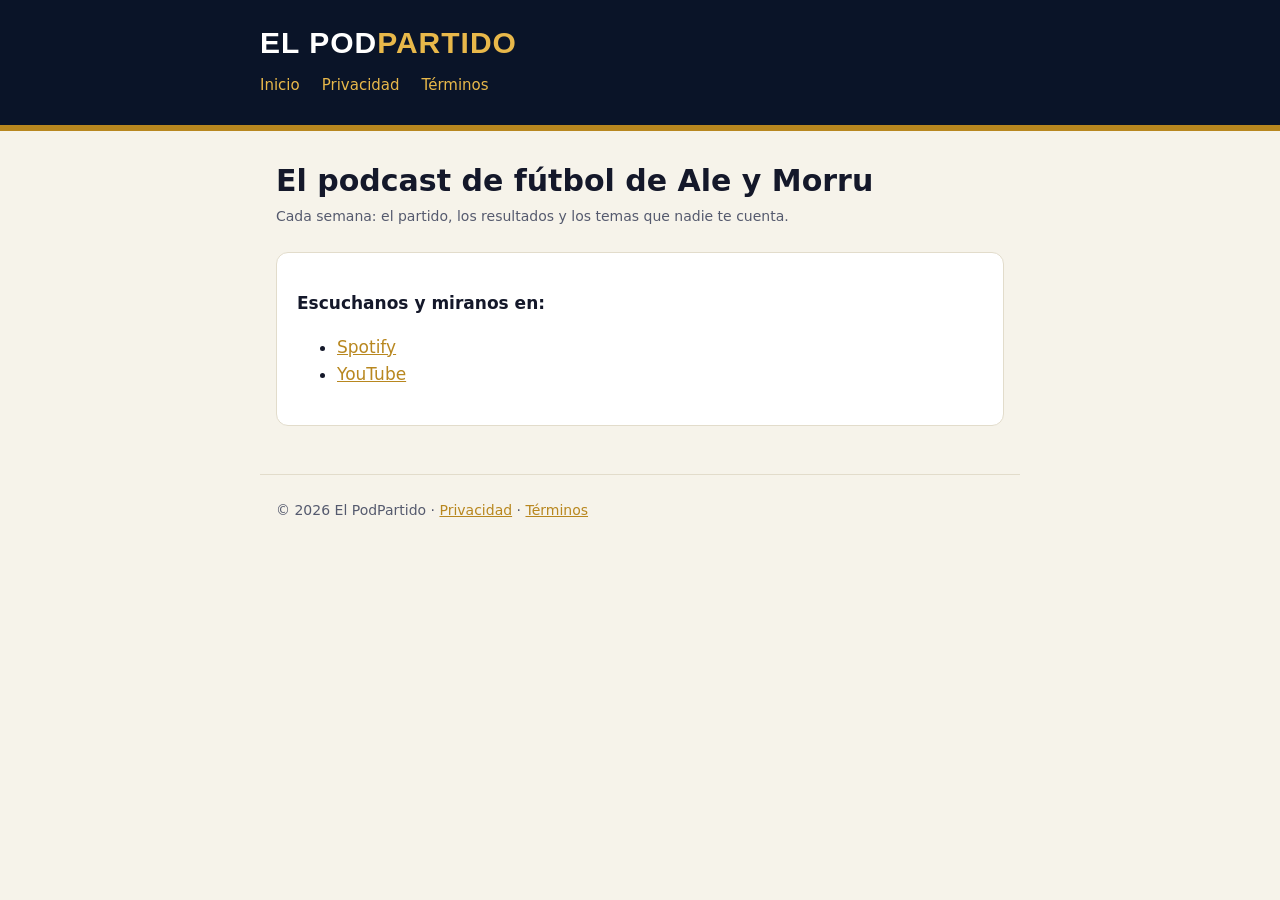
<file: index.html>
<!doctype html>
<html lang="es">
<head>
<meta charset="utf-8">
<meta name="viewport" content="width=device-width, initial-scale=1">
<title>El PodPartido</title>
<meta name="description" content="El PodPartido: el podcast de fútbol de Ale y Morru.">
<link rel="stylesheet" href="estilo.css">
</head>
<body>
<header><div class="in">
  <a class="marca" href="./">EL POD<span>PARTIDO</span></a>
  <nav><a href="./">Inicio</a><a href="privacidad.html">Privacidad</a><a href="terminos.html">Términos</a></nav>
</div></header>
<main>
  <h1>El podcast de fútbol de Ale y Morru</h1>
  <p class="fecha">Cada semana: el partido, los resultados y los temas que nadie te cuenta.</p>
  <div class="card">
    <p><strong>Escuchanos y miranos en:</strong></p>
    <ul>
      <li><a href="https://open.spotify.com/episode/7raPzOlLRyyP87Nhrb4Acp">Spotify</a></li>
      <li><a href="https://www.youtube.com/channel/UCVBtnqCjX1WrvJASNAbBHIA">YouTube</a></li>
    </ul>
  </div>
</main>
<footer>© 2026 El PodPartido · <a href="privacidad.html">Privacidad</a> · <a href="terminos.html">Términos</a></footer>
</body>
</html>
</file>
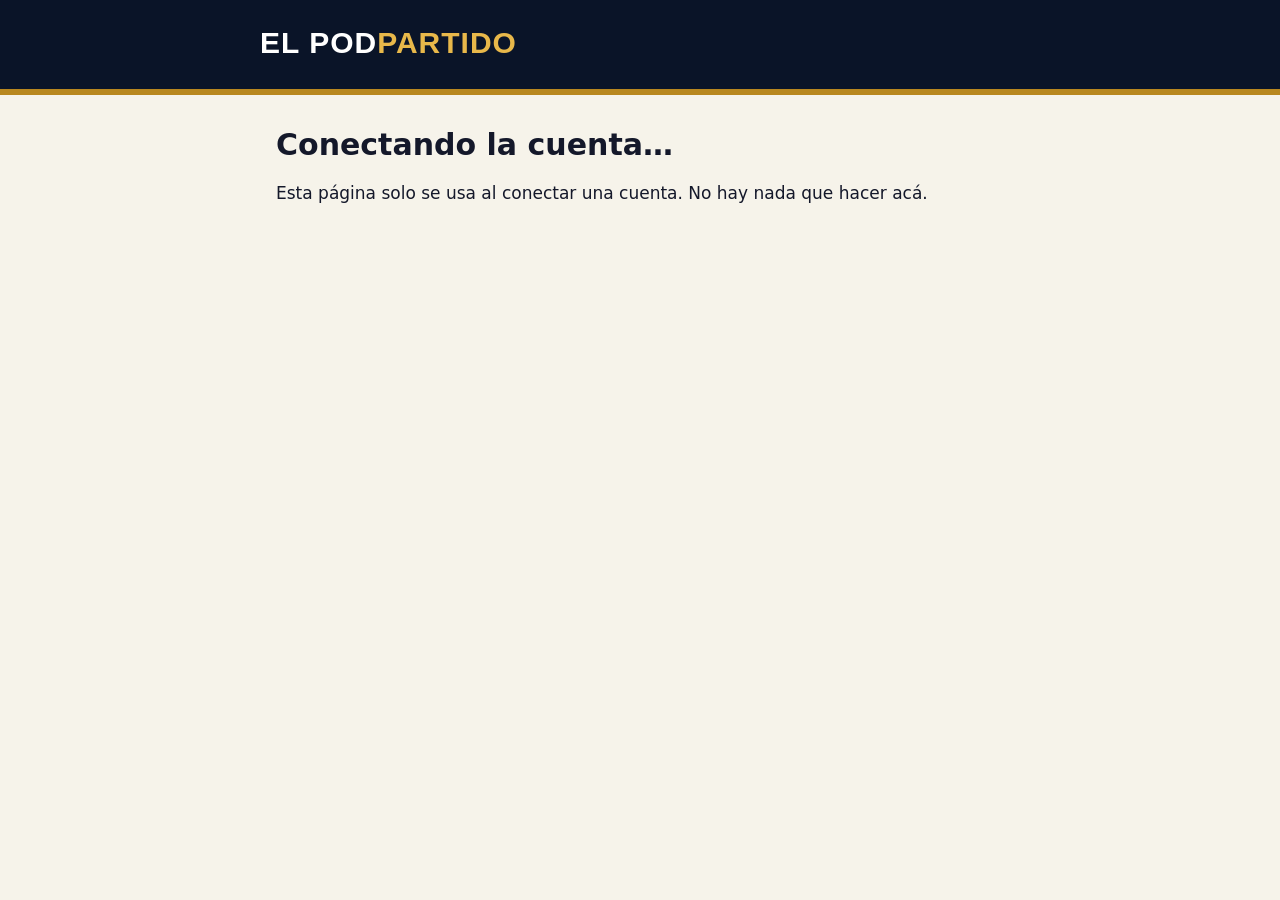
<file: callback.html>
<!doctype html>
<html lang="es">
<head>
<meta charset="utf-8">
<meta name="viewport" content="width=device-width, initial-scale=1">
<title>Conectando · El PodPartido</title>
<meta name="robots" content="noindex">
<link rel="stylesheet" href="estilo.css">
</head>
<body>
<header><div class="in"><span class="marca">EL POD<span>PARTIDO</span></span></div></header>
<main>
  <h1>Conectando la cuenta…</h1>
  <p id="msg">Te estamos devolviendo al programa de El PodPartido en esta computadora.</p>
</main>
<script>
  // Retorno del login: pasa los datos al programa local, que escucha en esta misma computadora.
  var q = window.location.search;
  if (q.indexOf('code=') !== -1 || q.indexOf('error=') !== -1) {
    window.location.replace('http://127.0.0.1:8720/callback' + q);
  } else {
    document.getElementById('msg').textContent = 'Esta página solo se usa al conectar una cuenta. No hay nada que hacer acá.';
  }
</script>
</body>
</html>
</file>
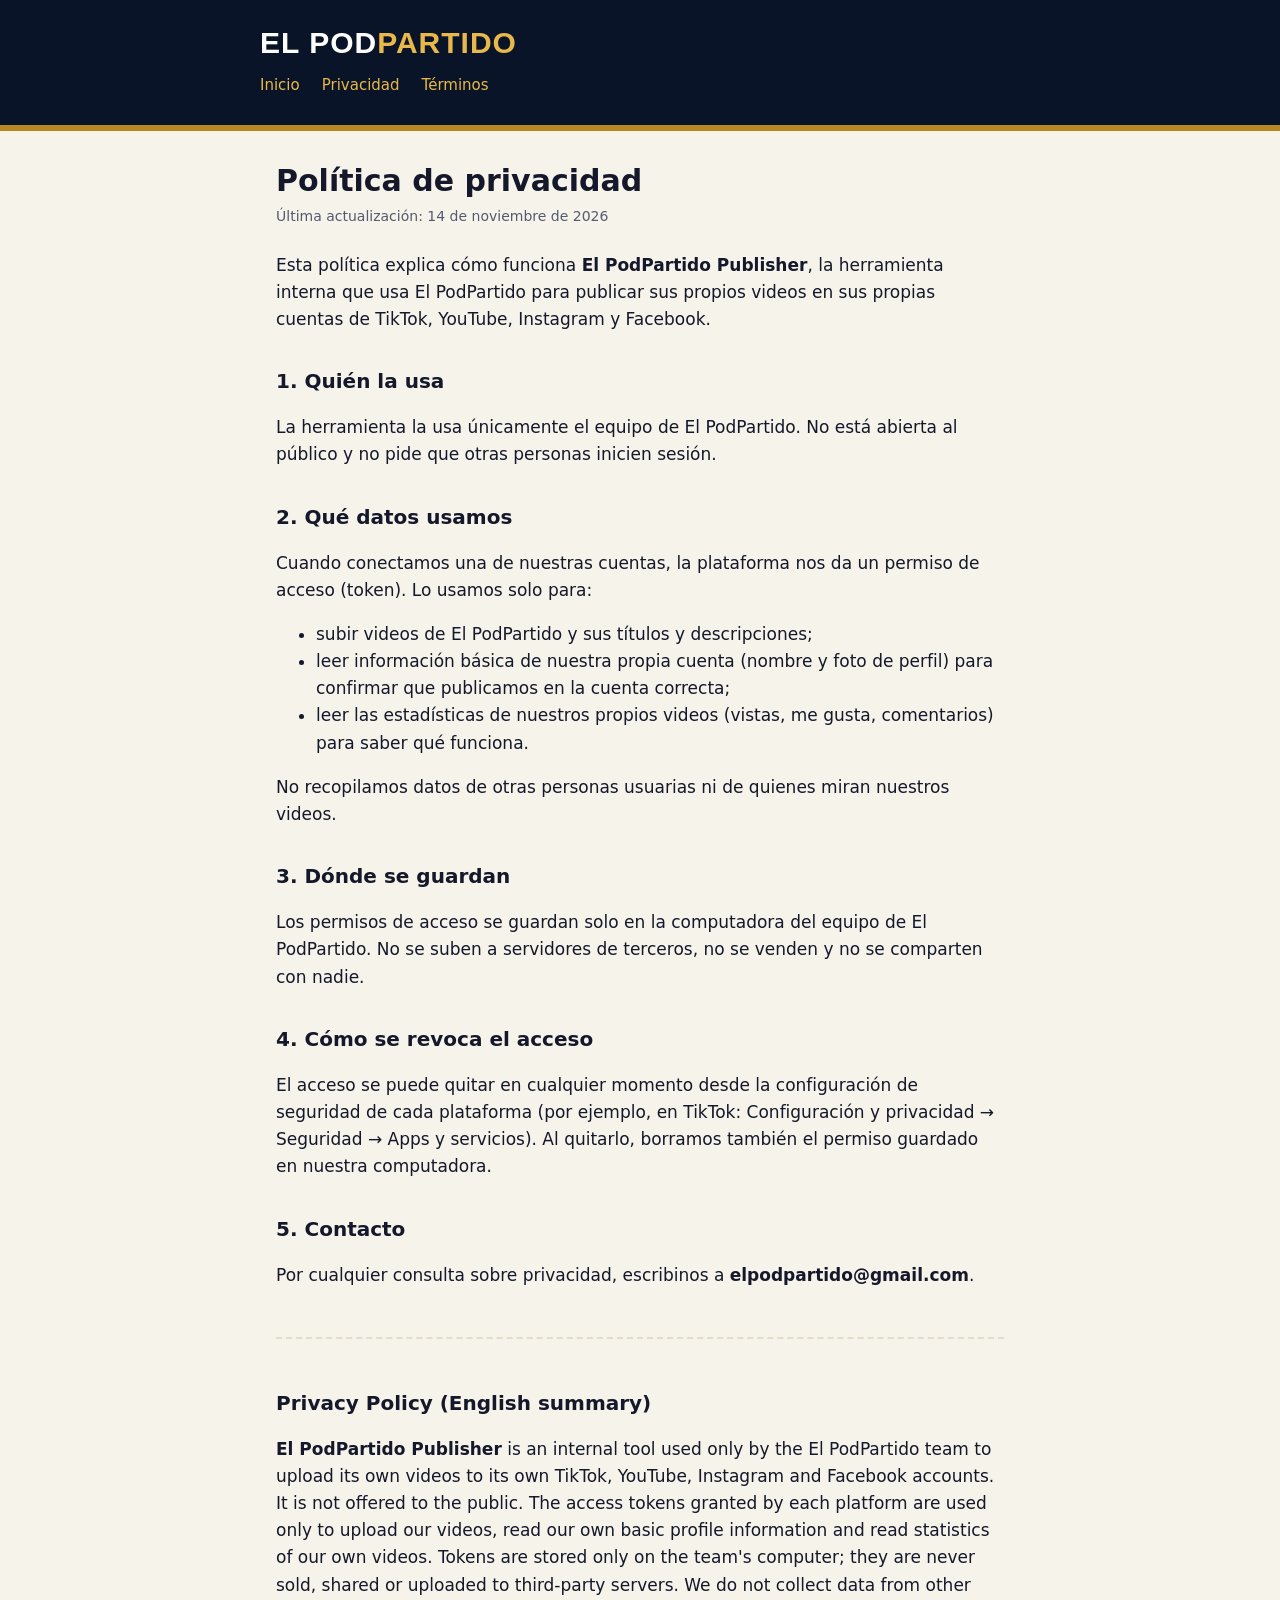
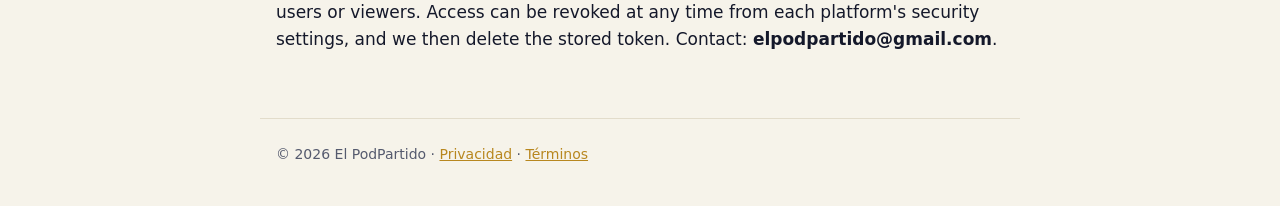
<file: privacidad.html>
<!doctype html>
<html lang="es">
<head>
<meta charset="utf-8">
<meta name="viewport" content="width=device-width, initial-scale=1">
<title>Política de privacidad · El PodPartido</title>
<link rel="stylesheet" href="estilo.css">
</head>
<body>
<header><div class="in">
  <a class="marca" href="./">EL POD<span>PARTIDO</span></a>
  <nav><a href="./">Inicio</a><a href="privacidad.html">Privacidad</a><a href="terminos.html">Términos</a></nav>
</div></header>
<main>
  <h1>Política de privacidad</h1>
  <p class="fecha">Última actualización: 14 de noviembre de 2026</p>

  <p>Esta política explica cómo funciona <strong>El PodPartido Publisher</strong>, la herramienta interna que usa
  El PodPartido para publicar sus propios videos en sus propias cuentas de TikTok, YouTube, Instagram y Facebook.</p>

  <h2>1. Quién la usa</h2>
  <p>La herramienta la usa únicamente el equipo de El PodPartido. No está abierta al público y no pide
  que otras personas inicien sesión.</p>

  <h2>2. Qué datos usamos</h2>
  <p>Cuando conectamos una de nuestras cuentas, la plataforma nos da un permiso de acceso (token). Lo usamos solo para:</p>
  <ul>
    <li>subir videos de El PodPartido y sus títulos y descripciones;</li>
    <li>leer información básica de nuestra propia cuenta (nombre y foto de perfil) para confirmar que publicamos en la cuenta correcta;</li>
    <li>leer las estadísticas de nuestros propios videos (vistas, me gusta, comentarios) para saber qué funciona.</li>
  </ul>
  <p>No recopilamos datos de otras personas usuarias ni de quienes miran nuestros videos.</p>

  <h2>3. Dónde se guardan</h2>
  <p>Los permisos de acceso se guardan solo en la computadora del equipo de El PodPartido. No se suben a
  servidores de terceros, no se venden y no se comparten con nadie.</p>

  <h2>4. Cómo se revoca el acceso</h2>
  <p>El acceso se puede quitar en cualquier momento desde la configuración de seguridad de cada plataforma
  (por ejemplo, en TikTok: Configuración y privacidad → Seguridad → Apps y servicios). Al quitarlo, borramos
  también el permiso guardado en nuestra computadora.</p>

  <h2>5. Contacto</h2>
  <p>Por cualquier consulta sobre privacidad, escribinos a <strong>elpodpartido@gmail.com</strong>.</p>

  <section class="en" lang="en">
    <h2>Privacy Policy (English summary)</h2>
    <p><strong>El PodPartido Publisher</strong> is an internal tool used only by the El PodPartido team to upload
    its own videos to its own TikTok, YouTube, Instagram and Facebook accounts. It is not offered to the public.
    The access tokens granted by each platform are used only to upload our videos, read our own basic profile
    information and read statistics of our own videos. Tokens are stored only on the team's computer; they are
    never sold, shared or uploaded to third-party servers. We do not collect data from other users or viewers.
    Access can be revoked at any time from each platform's security settings, and we then delete the stored token.
    Contact: <strong>elpodpartido@gmail.com</strong>.</p>
  </section>
</main>
<footer>© 2026 El PodPartido · <a href="privacidad.html">Privacidad</a> · <a href="terminos.html">Términos</a></footer>
</body>
</html>
</file>
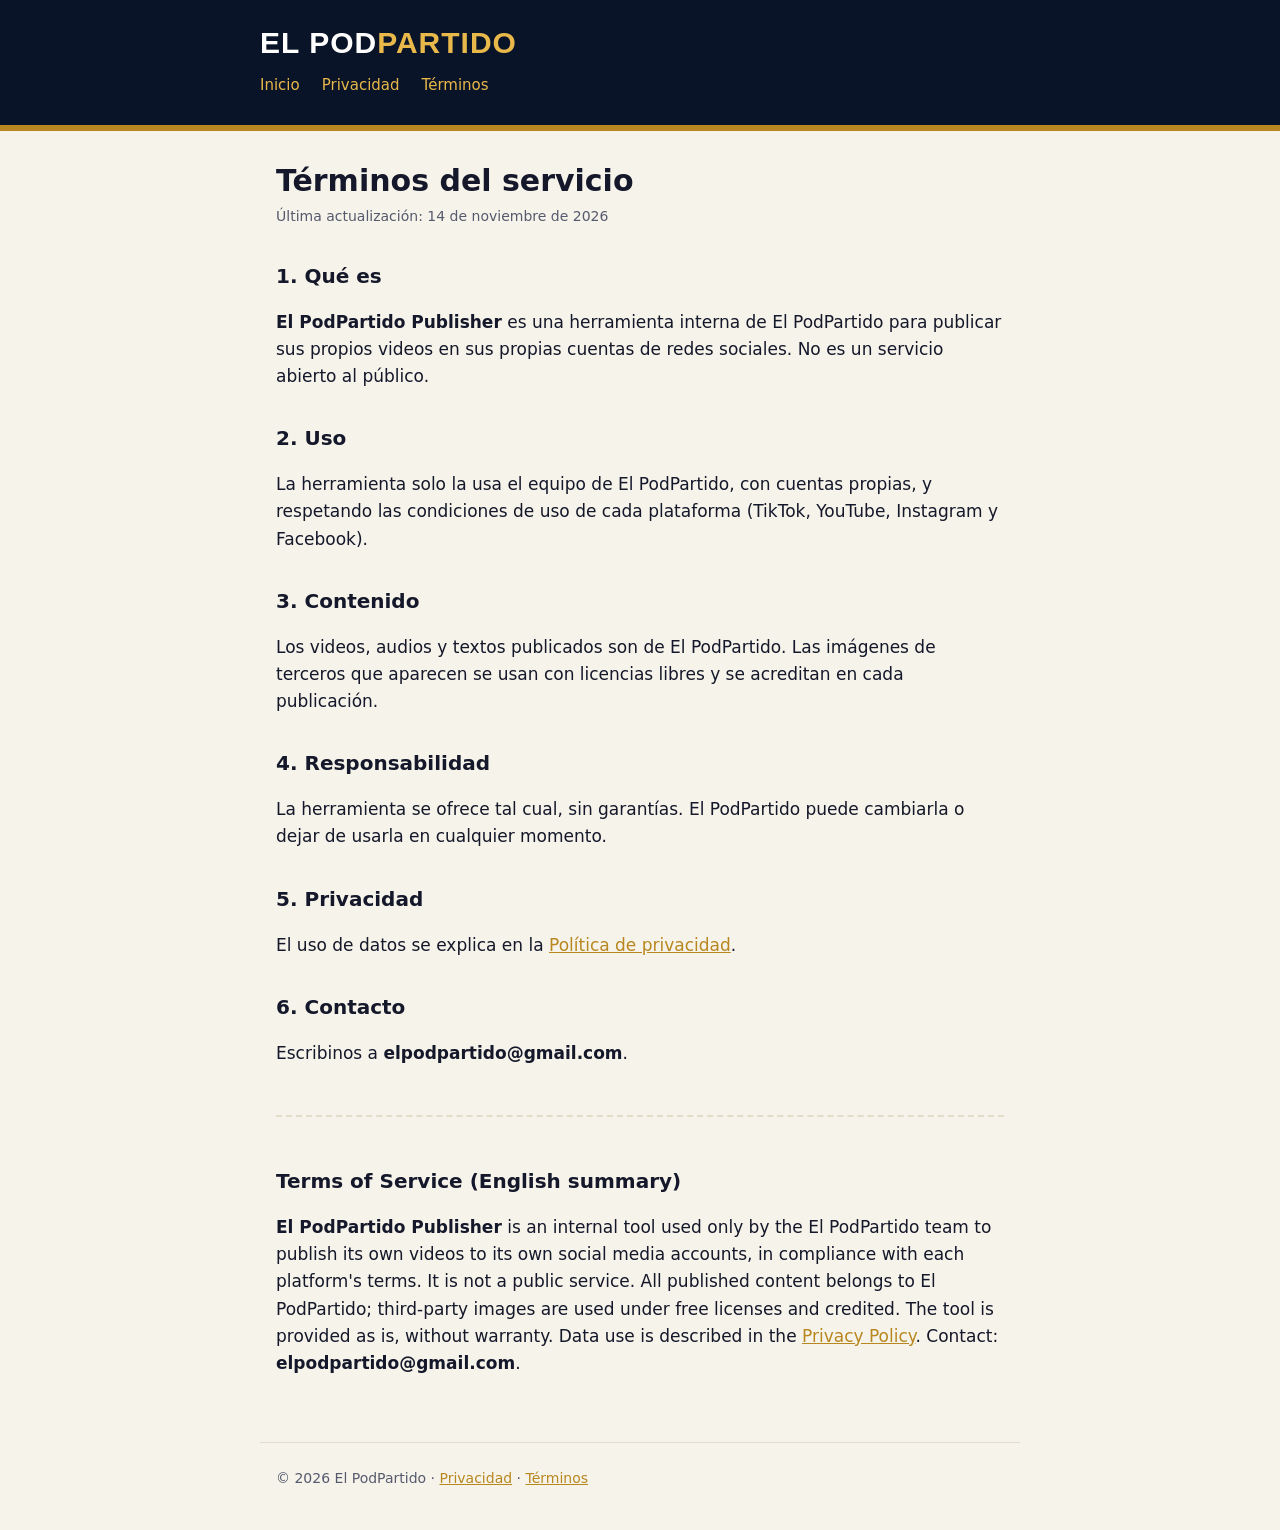
<file: terminos.html>
<!doctype html>
<html lang="es">
<head>
<meta charset="utf-8">
<meta name="viewport" content="width=device-width, initial-scale=1">
<title>Términos del servicio · El PodPartido</title>
<link rel="stylesheet" href="estilo.css">
</head>
<body>
<header><div class="in">
  <a class="marca" href="./">EL POD<span>PARTIDO</span></a>
  <nav><a href="./">Inicio</a><a href="privacidad.html">Privacidad</a><a href="terminos.html">Términos</a></nav>
</div></header>
<main>
  <h1>Términos del servicio</h1>
  <p class="fecha">Última actualización: 14 de noviembre de 2026</p>

  <h2>1. Qué es</h2>
  <p><strong>El PodPartido Publisher</strong> es una herramienta interna de El PodPartido para publicar sus propios
  videos en sus propias cuentas de redes sociales. No es un servicio abierto al público.</p>

  <h2>2. Uso</h2>
  <p>La herramienta solo la usa el equipo de El PodPartido, con cuentas propias, y respetando las condiciones
  de uso de cada plataforma (TikTok, YouTube, Instagram y Facebook).</p>

  <h2>3. Contenido</h2>
  <p>Los videos, audios y textos publicados son de El PodPartido. Las imágenes de terceros que aparecen se usan
  con licencias libres y se acreditan en cada publicación.</p>

  <h2>4. Responsabilidad</h2>
  <p>La herramienta se ofrece tal cual, sin garantías. El PodPartido puede cambiarla o dejar de usarla en cualquier momento.</p>

  <h2>5. Privacidad</h2>
  <p>El uso de datos se explica en la <a href="privacidad.html">Política de privacidad</a>.</p>

  <h2>6. Contacto</h2>
  <p>Escribinos a <strong>elpodpartido@gmail.com</strong>.</p>

  <section class="en" lang="en">
    <h2>Terms of Service (English summary)</h2>
    <p><strong>El PodPartido Publisher</strong> is an internal tool used only by the El PodPartido team to publish its
    own videos to its own social media accounts, in compliance with each platform's terms. It is not a public service.
    All published content belongs to El PodPartido; third-party images are used under free licenses and credited.
    The tool is provided as is, without warranty. Data use is described in the <a href="privacidad.html">Privacy Policy</a>.
    Contact: <strong>elpodpartido@gmail.com</strong>.</p>
  </section>
</main>
<footer>© 2026 El PodPartido · <a href="privacidad.html">Privacidad</a> · <a href="terminos.html">Términos</a></footer>
</body>
</html>
</file>
<file: estilo.css>
:root { --bg: #f6f3ea; --fg: #14182a; --muted: #555a6e; --card: #ffffff; --accent: #b8871f; --navy: #0a1428; --line: #e2dccb; }
@media (prefers-color-scheme: dark) { :root { --bg: #0a1428; --fg: #eef0f6; --muted: #a9b0c4; --card: #121d36; --accent: #e8b84a; --navy: #050b18; --line: #23304f; color-scheme: dark; } }
* { box-sizing: border-box; }
body { margin: 0; background: var(--bg); color: var(--fg); font: 17px/1.6 "Segoe UI", system-ui, -apple-system, Arial, sans-serif; }
header { background: var(--navy); color: #fff; padding: 28px 16px; border-bottom: 6px solid var(--accent); }
header .in, main, footer { max-width: 760px; margin: 0 auto; }
header a { color: #fff; text-decoration: none; }
.marca { font: 900 30px/1 Impact, "Arial Narrow Bold", "Arial Black", sans-serif; letter-spacing: 1px; }
.marca span { color: #e8b84a; }
main { padding: 32px 16px 48px; }
h1 { font-size: 30px; line-height: 1.2; margin: 0 0 6px; }
h2 { font-size: 20px; margin: 32px 0 6px; }
.fecha { color: var(--muted); font-size: 14px; margin: 0 0 24px; }
a { color: var(--accent); }
.card { background: var(--card); border: 1px solid var(--line); border-radius: 12px; padding: 20px; }
nav { display: flex; flex-wrap: wrap; gap: 10px 22px; margin-top: 12px; font-size: 15px; }
nav a { color: #e8b84a; }
footer { padding: 24px 16px 40px; color: var(--muted); font-size: 14px; border-top: 1px solid var(--line); }
.en { margin-top: 48px; padding-top: 16px; border-top: 2px dashed var(--line); }
</file>
